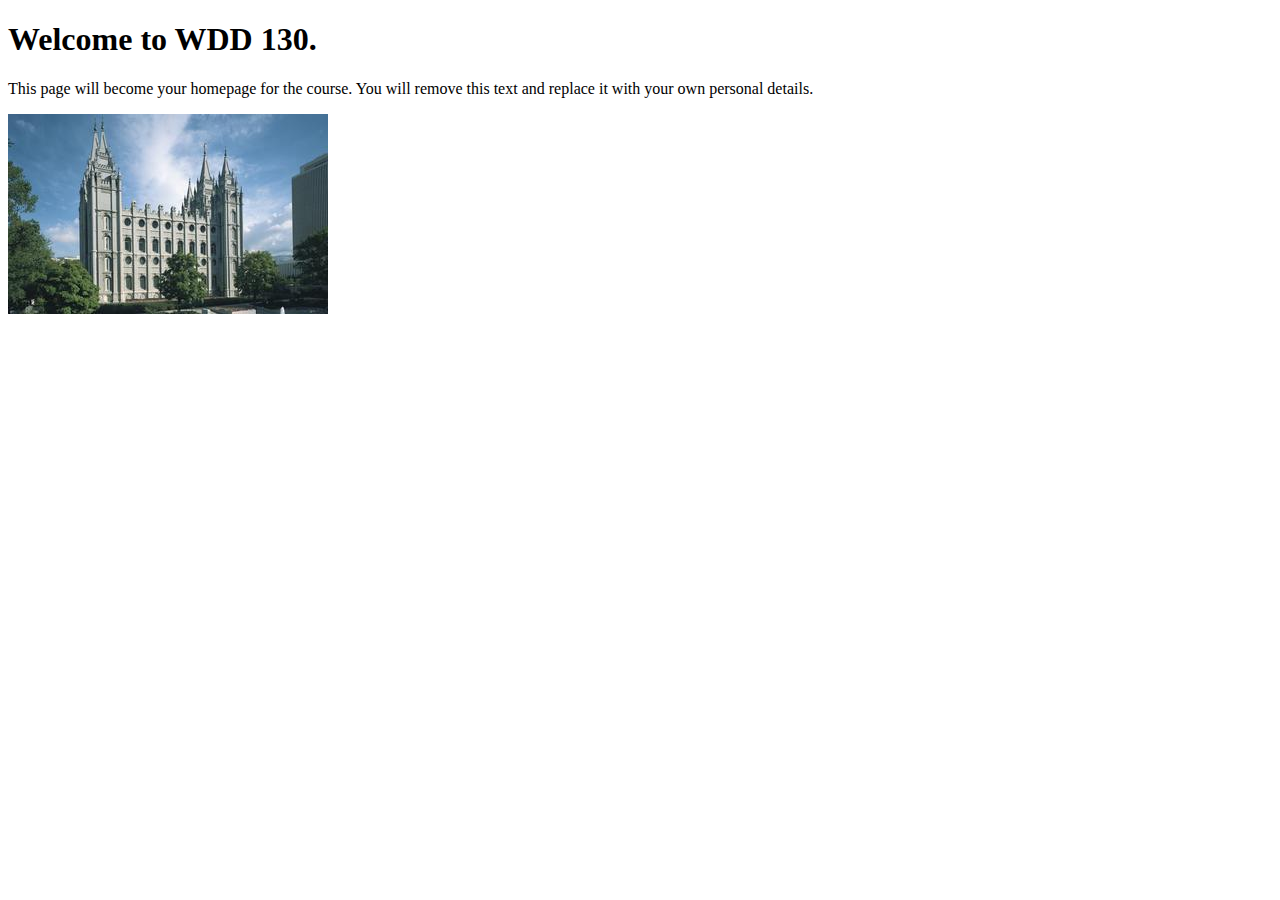
<file: index.html>
<!DOCTYPE html>
<html lang="en">
<head>
    <meta charset="UTF-8">
    <meta name="viewport" content="width=device-width, initial-scale=1.0">
    <title>WDD 130 | Personal Homepage</title>
</head>
<body>
    <h1>Welcome to WDD 130.</h1>
    <p>This page will become your homepage for the course. You will remove this text and replace it with your own personal details.</p>

    <img src="images/salt-lake-temple.jpg" alt="The Salt Lake Temple.">
</body>
</html>
</file>
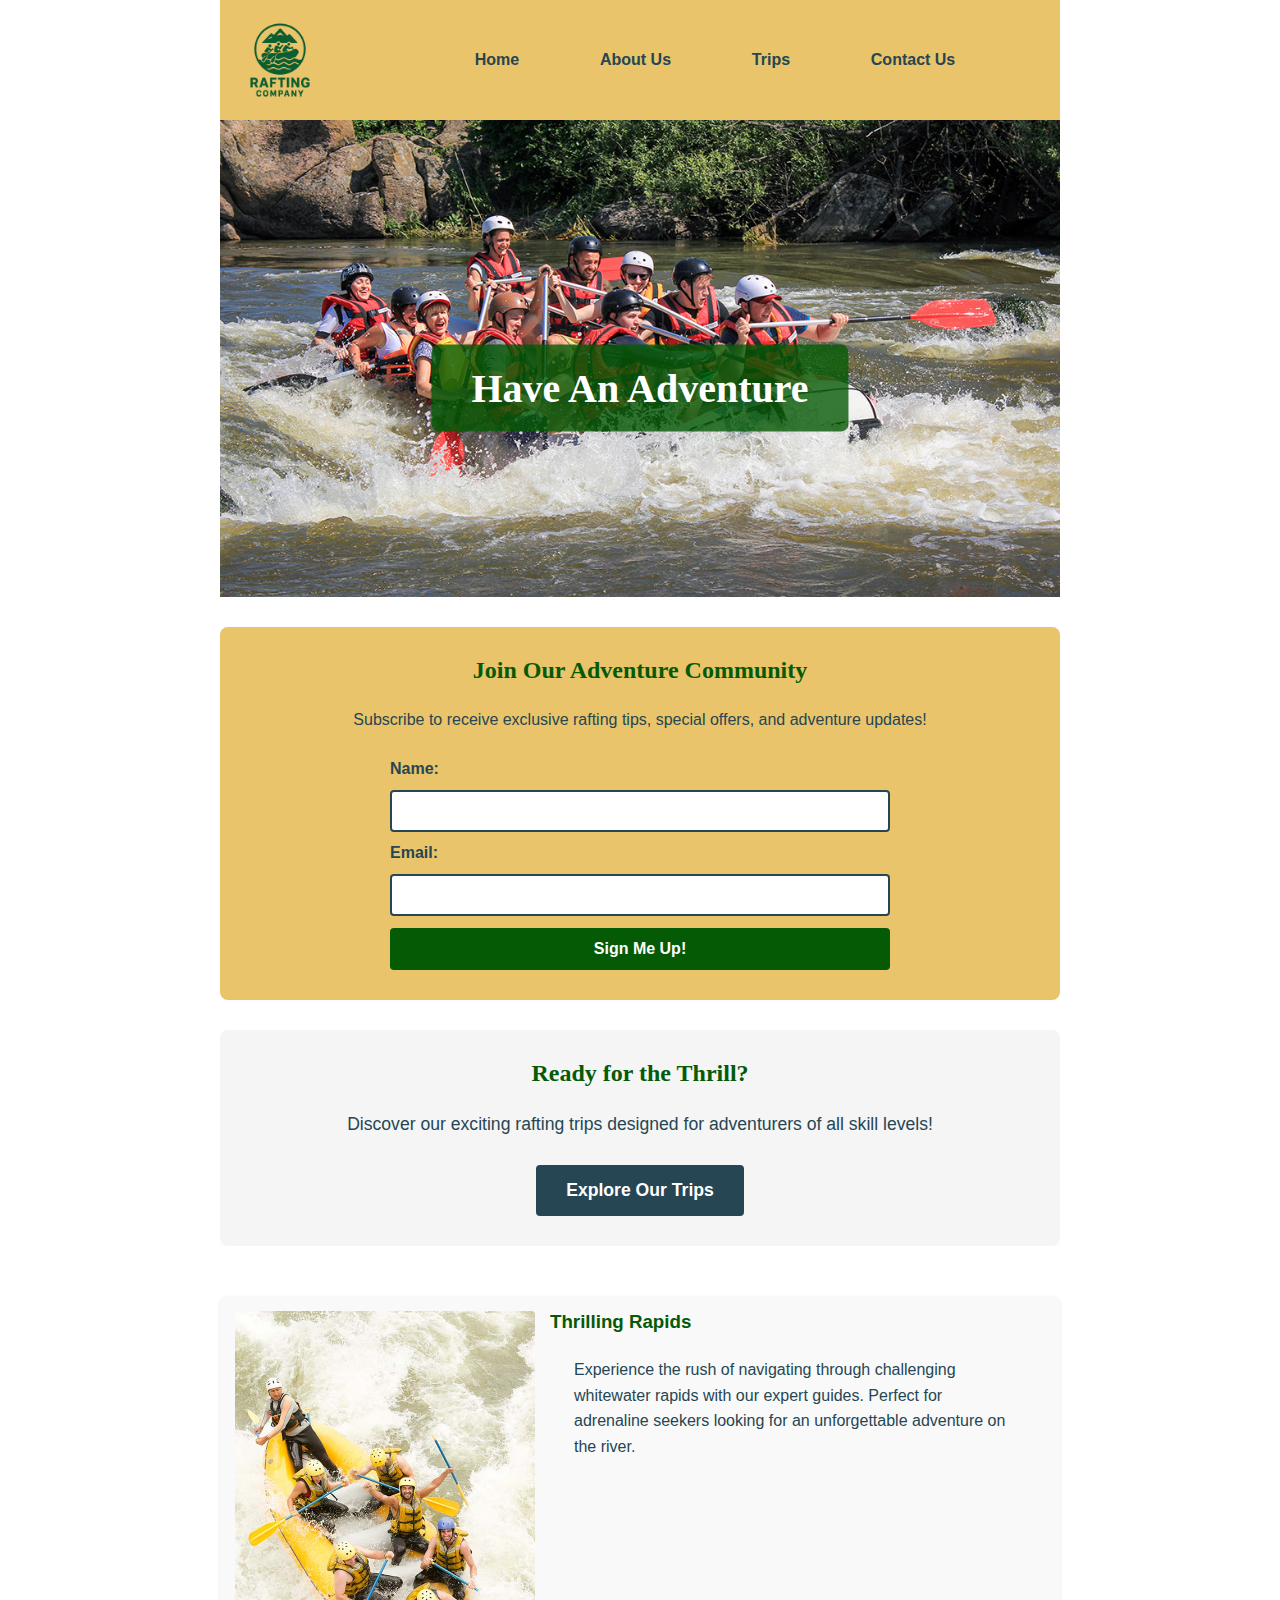
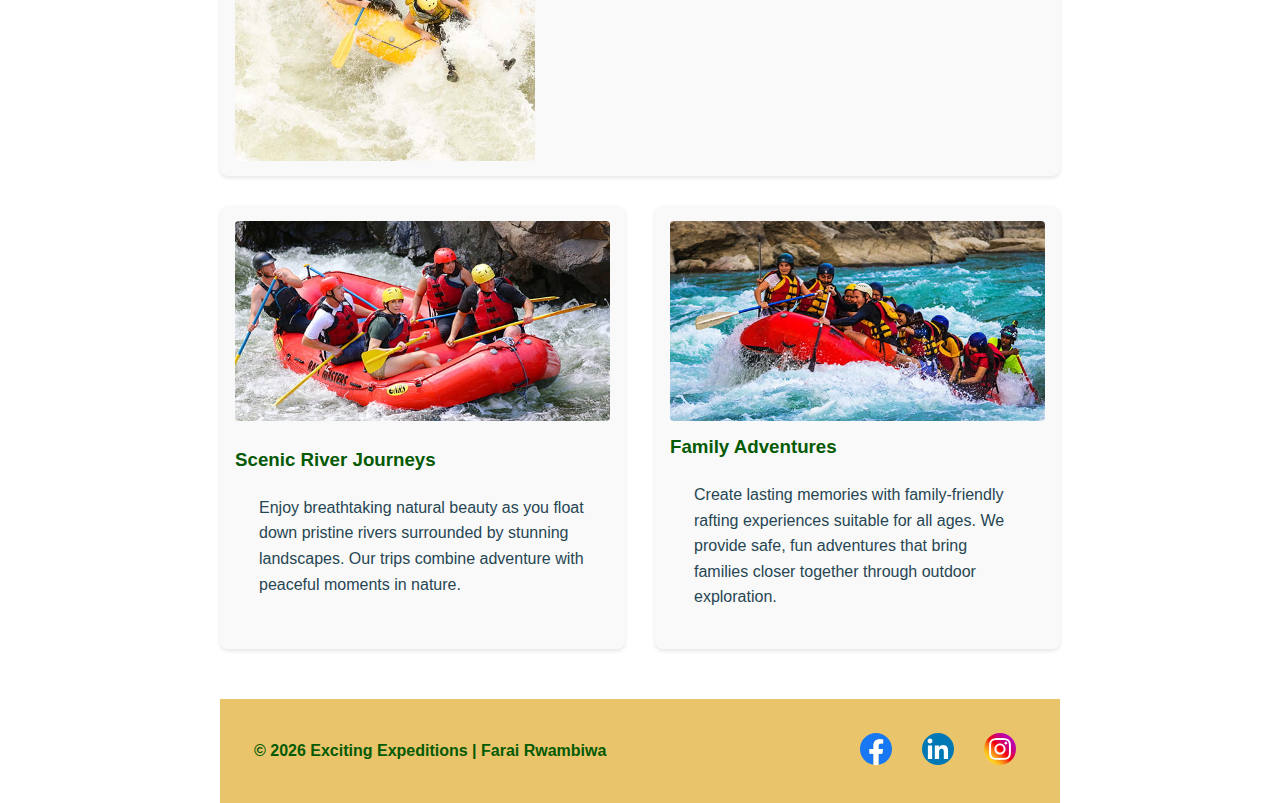
<file: wwr/index.html>
<!DOCTYPE html>
<html lang="en-US">

<head>
    <meta charset="UTF-8">
    <meta name="viewport" content="width=device-width, initial-scale=1.0">
    <title>Exciting Expeditions - Home</title>
    <meta name="description"
      content="Experience thrilling whitewater rafting adventures with Exciting Expeditions. Book your adventure today and create unforgettable memories on the river.">
    <meta name="author" content="Farai Rwambiwa">
    <link rel="stylesheet" href="styles/rafting.css">
</head>

<body>
    <!-- Header with Grid -->
    <header>
        <img src="images/logo.png" alt="Rafting Company Logo">
        <nav>
            <a href="index.html">Home</a>
            <a href="about.html">About Us</a>
            <a href="trips.html">Trips</a>
            <a href="contact.html">Contact Us</a>
        </nav>
    </header>

    <main>
        <!-- Hero Section with Full Width Image -->
        <div class="hero-home">
            <img src="images/hero.jpg" alt="Exciting rafting adventure on rushing rapids">
            <h1>Have An Adventure</h1>
        </div>

        <!-- Newsletter Section -->
        <section class="newsletter">
            <h2>Join Our Adventure Community</h2>
            <p>Subscribe to receive exclusive rafting tips, special offers, and adventure updates!</p>
            <form>
                <label for="user-name">Name:</label>
                <input type="text" id="user-name" name="user-name" required>
                
                <label for="user-email">Email:</label>
                <input type="email" id="user-email" name="user-email" required>
                
                <button type="submit">Sign Me Up!</button>
            </form>
        </section>

        <!-- Call to Action -->
        <section class="cta-home">
            <h2>Ready for the Thrill?</h2>
            <p>Discover our exciting rafting trips designed for adventurers of all skill levels!</p>
            <a href="trips.html" class="cta-button">Explore Our Trips</a>
        </section>

        <!-- Grid Content Section -->
        <section class="home-content">
            <div class="content-item">
                <img src="images/adventure1.jpg" alt="Rafters navigating exciting rapids">
                <div class="content-text">
                    <h3>Thrilling Rapids</h3>
                    <p>Experience the rush of navigating through challenging whitewater rapids with our expert guides. Perfect for adrenaline seekers looking for an unforgettable adventure on the river.</p>
                </div>
            </div>
            
            <div class="content-item">
                <img src="images/adventure2.jpg" alt="Scenic river camping experience">
                <div class="content-text">
                    <h3>Scenic River Journeys</h3>
                    <p>Enjoy breathtaking natural beauty as you float down pristine rivers surrounded by stunning landscapes. Our trips combine adventure with peaceful moments in nature.</p>
                </div>
            </div>
            
            <div class="content-item">
                <img src="images/adventure3.jpg" alt="Family-friendly rafting trip">
                <div class="content-text">
                    <h3>Family Adventures</h3>
                    <p>Create lasting memories with family-friendly rafting experiences suitable for all ages. We provide safe, fun adventures that bring families closer together through outdoor exploration.</p>
                </div>
            </div>
        </section>
    </main>

    <!-- Footer -->
    <footer>
        <p>&copy; 2026 Exciting Expeditions | Farai Rwambiwa</p>
        <nav class="socialmedia">
            <a href="https://facebook.com"><img src="images/facebook.svg" alt="Facebook Icon"></a>
            <a href="https://linkedin.com"><img src="images/linkedin.svg" alt="LinkedIn Icon"></a>
            <a href="https://instagram.com"><img src="images/instagram.svg" alt="Instagram Icon"></a>
        </nav>
    </footer>
</body>

</html>
</file>
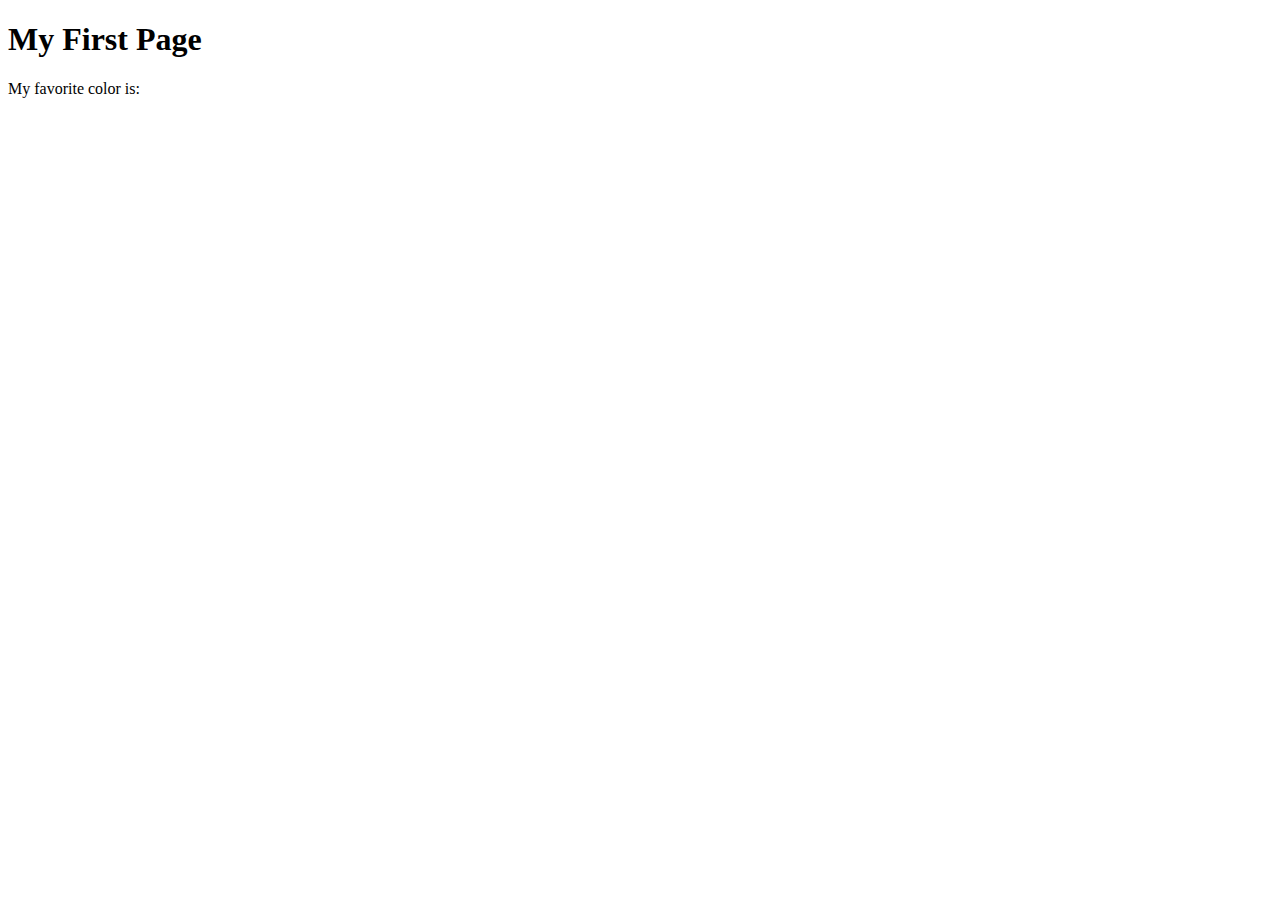
<file: week01/first-page.html>
<!DOCTYPE html>
<html lang="en">
<head>
    <meta charset="UTF-8">
    <meta name="viewport" content="width=device-width, initial-scale=1.0">
    <title>My First Page</title>
</head>
<body>
    <h1>My First Page</h1>
    <p>My favorite color is: </p>
</body>
</html>
</file>
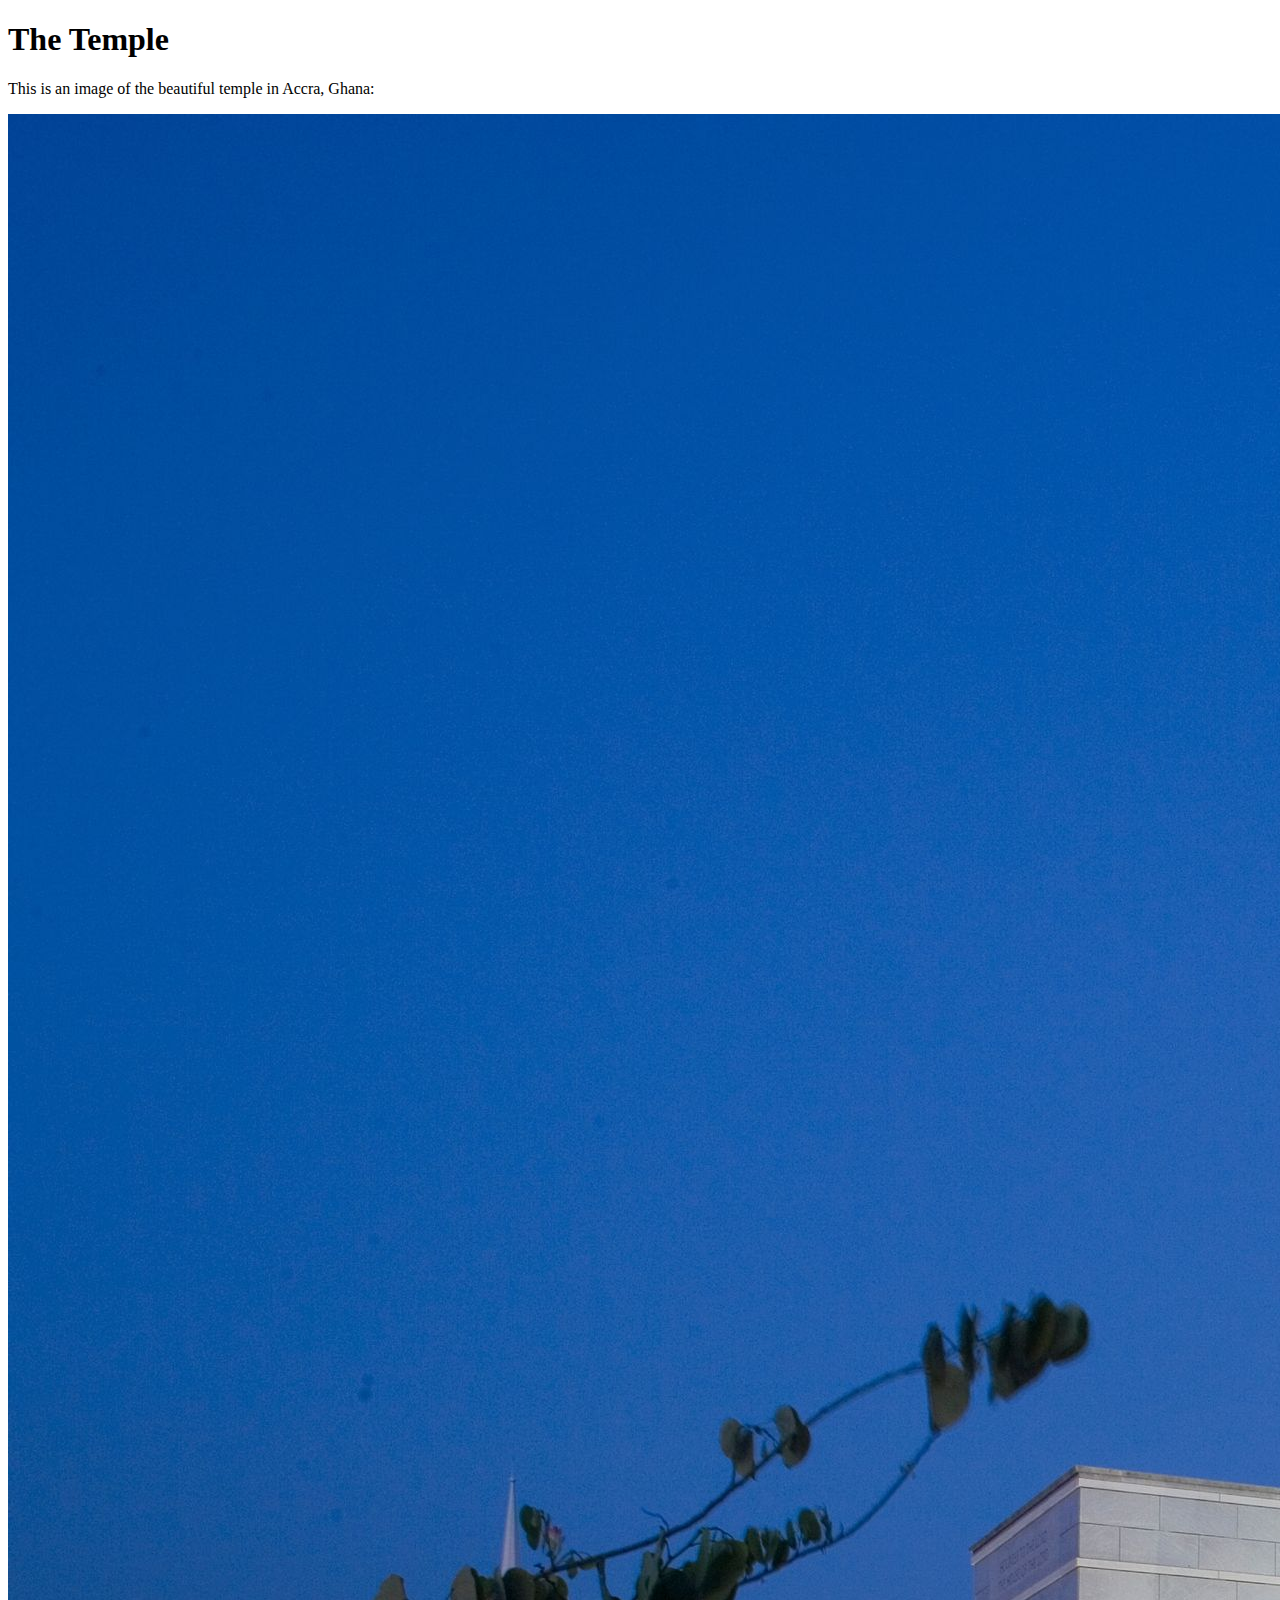
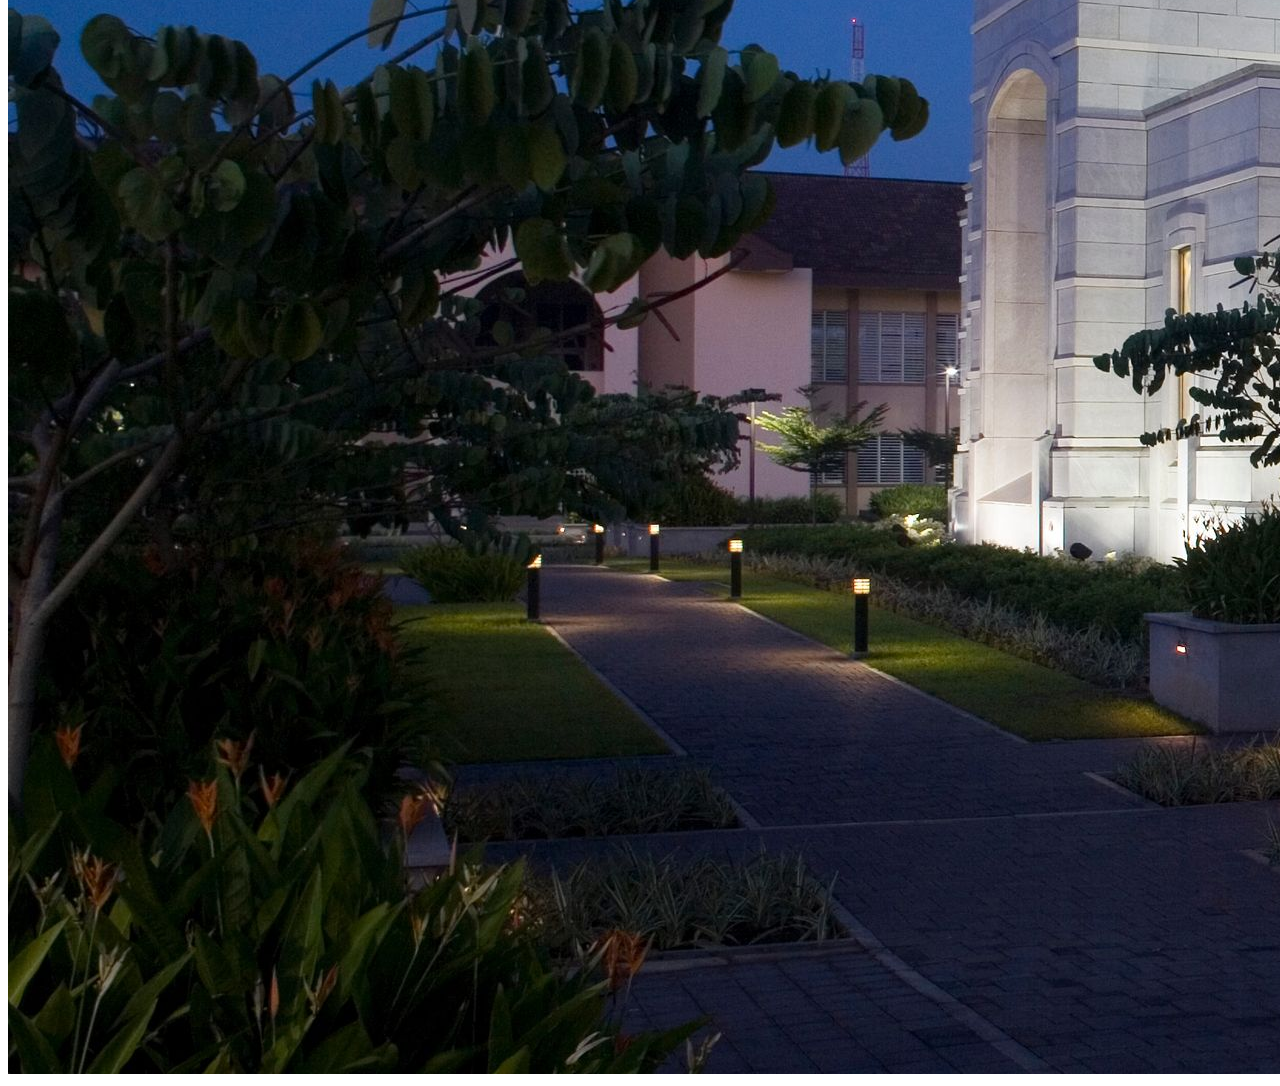
<file: week01/images.html>
<!DOCTYPE html>
<html lang="en">
<head>
    <meta charset="UTF-8">
    <meta name="viewport" content="width=device-width, initial-scale=1.0">
    <title>Temple Image</title>
</head>
<body>
    <h1>The Temple</h1>
    <p>This is an image of the beautiful temple in Accra, Ghana:</p>
    <img src="images/temple-large.jpeg" alt="The Accra Ghana Temple">
    
</body>
</html>
</file>
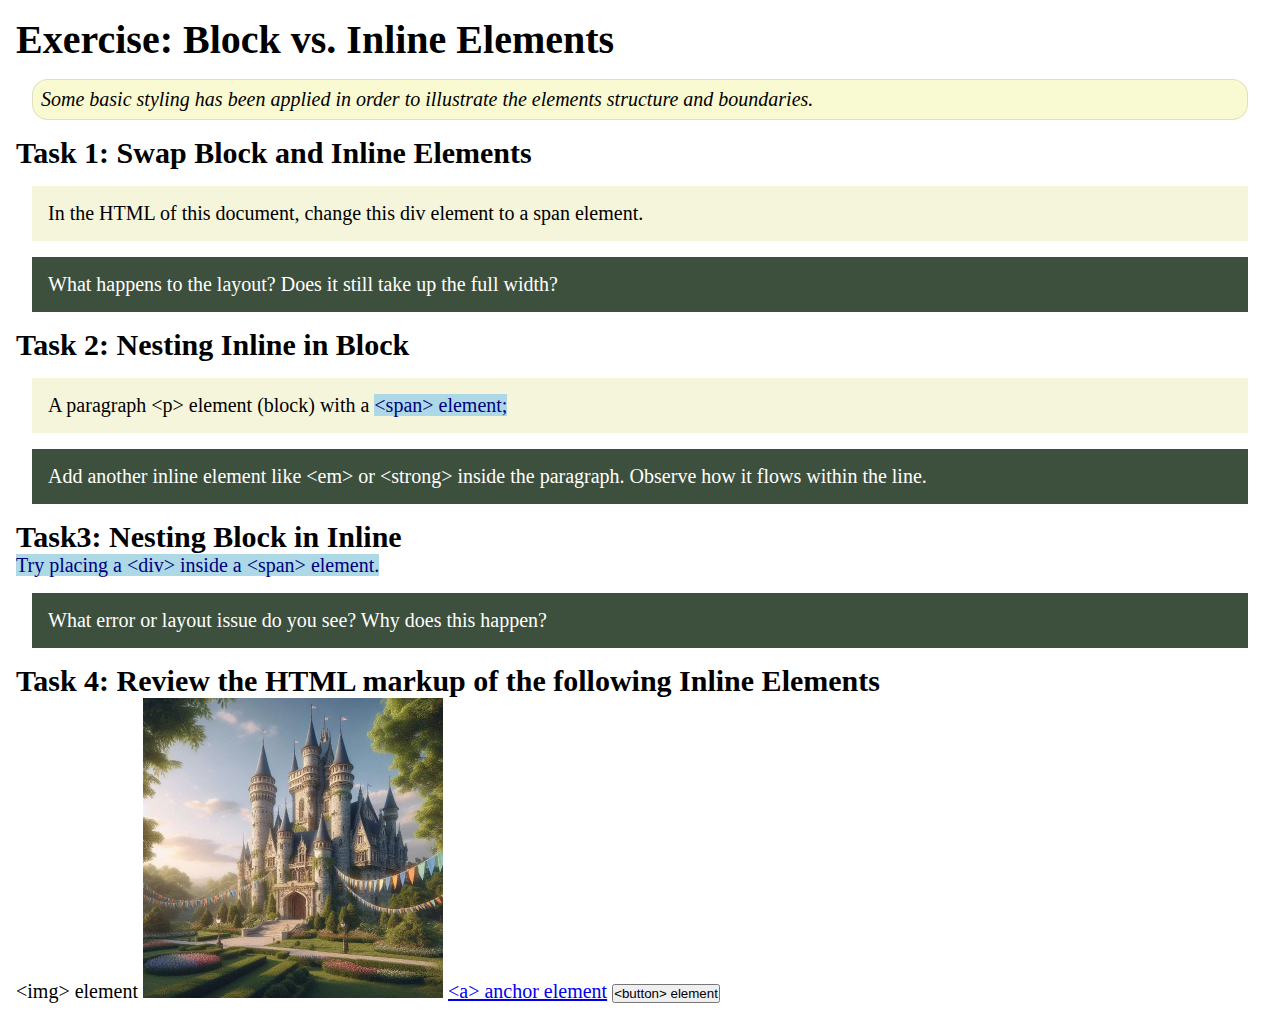
<file: week02/block-vs-inline.html>
<!DOCTYPE html>
<html lang="en">

<head>
    <meta charset="UTF-8">
    <meta name="viewport" content="width=device-width, initial-scale=1.0">
    <title>Exercise: Block vs. Inline Elements</title>
    <link rel="stylesheet" href="styles/block-vs-inline.css">
</head>

<body>
    <main>
        <h1>Exercise: Block vs. Inline Elements</h1>
        <p class="note">Some basic styling has been applied in order to illustrate the elements structure and
            boundaries.</p>

        <h2>Task 1: Swap Block and Inline Elements</h2>
        <div>In the HTML of this document, change this div element to a span element.</div>

        <p class="question">What happens to the layout? Does it still take up the full width?</p>

        <h2>Task 2: Nesting Inline in Block</h2>
        <p>A paragraph &lt;p&gt; element (block) with a <span>&lt;span&gt; element;</span></p>
        <p class="question">Add another inline element like &lt;em&gt; or &lt;strong&gt; inside the paragraph. Observe
            how it flows within the line.</p>

        <h2>Task3: Nesting Block in Inline</h2>
        <span>Try placing a &lt;div&gt; inside a &lt;span&gt; element.</span>
            <p class="question">What error or layout issue do you see? Why does this happen?</p>


            <h2>Task 4: Review the HTML markup of the following Inline Elements</h2>
        &lt;img&gt; element
        <img src="images/castle.webp" alt="placeholder image (images are inline)" width="300" height="300">
        <a href="https://churchofjesuschrist.org">&lt;a&gt; anchor element</a>
        <button type="button">&lt;button&gt; element</button>
    </main>
</body>

</html>
</file>
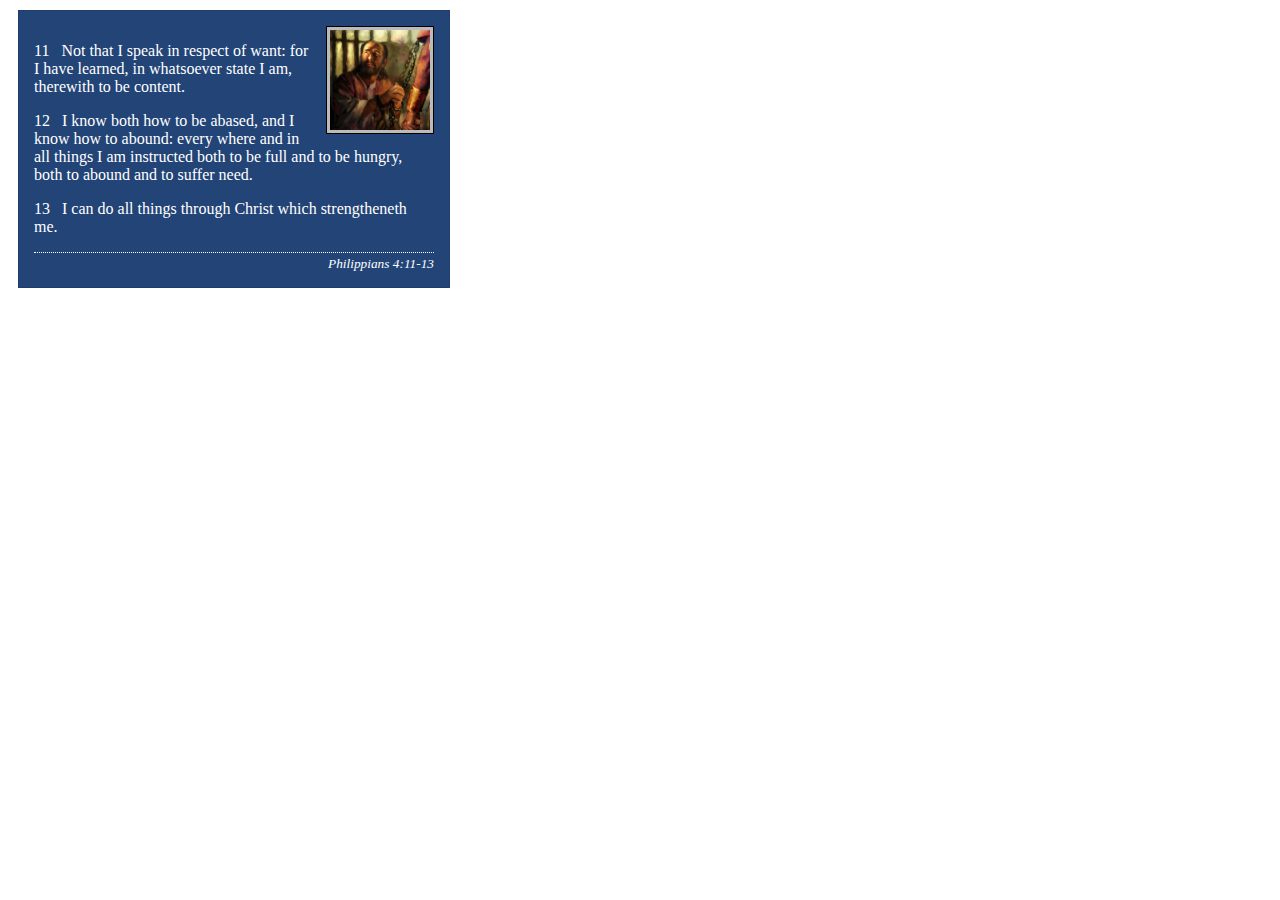
<file: week02/box-model-solution.html>
<!DOCTYPE html>
<html lang="en">
<head>
    <meta charset="UTF-8">
    <meta name="viewport" content="width=device-width, initial-scale=1.0">
    <title>Box Model Activity</title>
    <link rel="stylesheet" href="styles/box-model-solution.css">
</head>
<body>
    <main>
        <div class="callout">
            <img src="images/apostle-paul-imprisoned.webp" alt="Paul the Apostle - Imprisoned in Rome" width="200" height="200">
            <blockquote>
                <p>11 &nbsp; Not that I speak in respect of want: for I have learned, in whatsoever state I am, therewith to be content.</p>
                <p>12 &nbsp; I know both how to be abased, and I know how to abound: every where and in all things I am instructed both to be full and to be hungry, both to abound and to suffer need.</p>
                <p>13 &nbsp; I can do all things through Christ which strengtheneth me.</p>
            </blockquote>
            <cite>Philippians 4:11-13</cite>
        </div>
    </main>
</body>
</html>
</file>
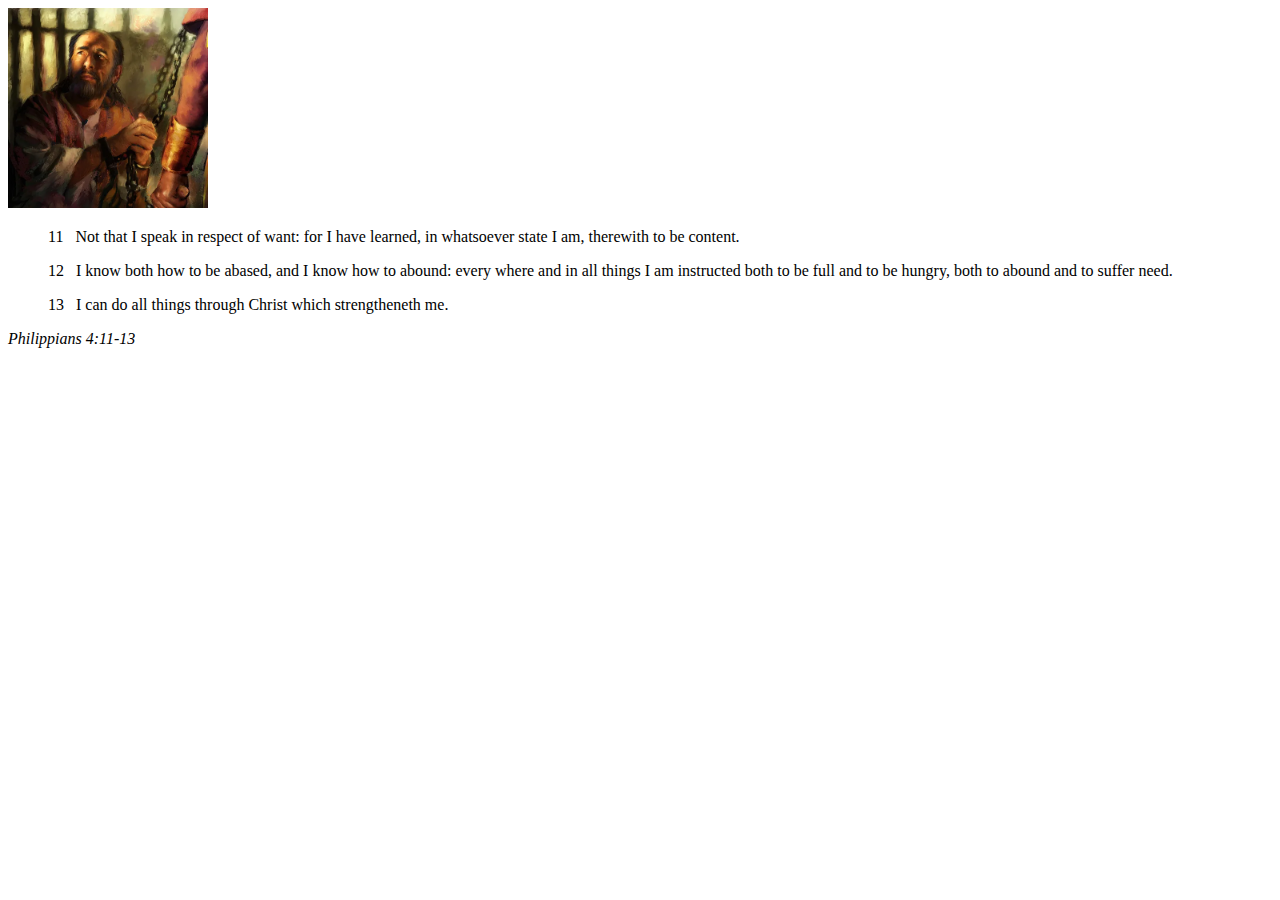
<file: week02/box-model.html>
<!DOCTYPE html>
<html lang="en">
<head>
    <meta charset="UTF-8">
    <meta name="viewport" content="width=device-width, initial-scale=1.0">
    <title>Box Model Activity</title>
</head>
<body>
    <main>
        <div class="callout">
            <img src="images/apostle-paul-imprisoned.webp" alt="Paul the Apostle - Imprisoned in Rome" width="200" height="200">
            <blockquote>
                <p>11 &nbsp; Not that I speak in respect of want: for I have learned, in whatsoever state I am, therewith to be content.</p>
                <p>12 &nbsp; I know both how to be abased, and I know how to abound: every where and in all things I am instructed both to be full and to be hungry, both to abound and to suffer need.</p>
                <p>13 &nbsp; I can do all things through Christ which strengtheneth me.</p>
            </blockquote>
            <cite>Philippians 4:11-13</cite>
        </div>
    </main>
</body>
</html>
</file>
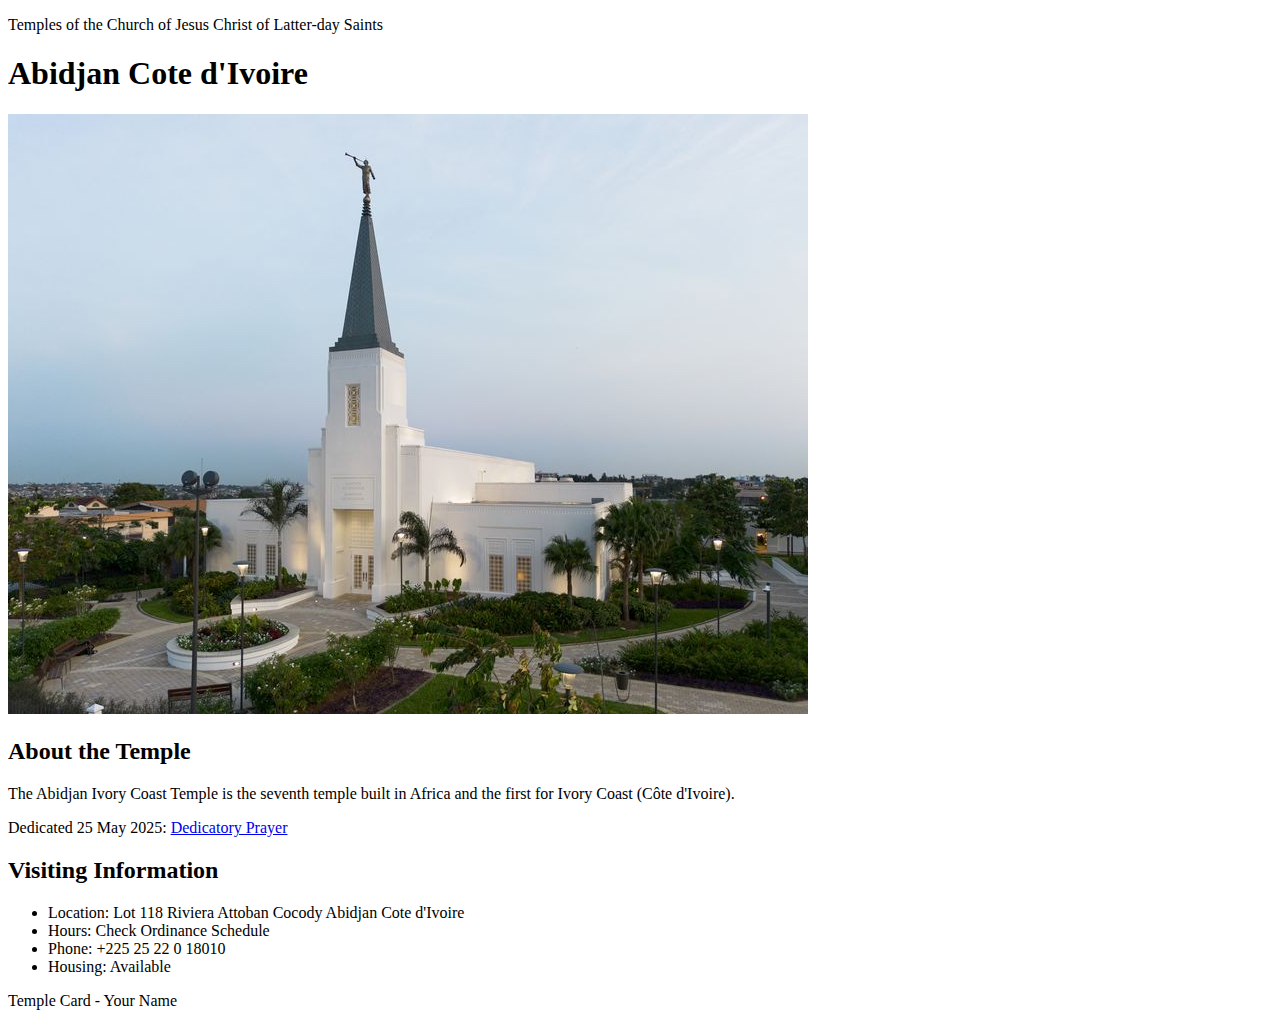
<file: week02/temple.html>
<!DOCTYPE html>
<html lang="en">

<head>
    <meta charset="UTF-8">
    <meta name="viewport" content="width=device-width, initial-scale=1.0">
    <title>Temple Card - Abidjan Cote d'Ivoire</title>
</head>

<body>
    <header>
        <p>Temples of the Church of Jesus Christ of Latter-day Saints</p>
    </header>
    <main>
        <h1>Abidjan Cote d'Ivoire</h1>
        <picture>
            <img src="images/abidjan-ivory-coast.jpeg" alt="Abidjan Cote d'Ivoire Temple">
        </picture>
        <section>
            <h2>About the Temple</h2>
            <p>The Abidjan Ivory Coast Temple is the seventh temple built in Africa and the first for Ivory Coast (Côte
                d'Ivoire).</p>
            <p>Dedicated 25 May 2025: <a
                    href="https://www.churchofjesuschrist.org/temples/dedicatory-prayer/abidjan-ivory-coast-temple/2025-05-25?lang=eng"
                    target="_blank" rel="noopener noreferrer">Dedicatory Prayer</a></p>
        </section>
        <section>
            <h2>Visiting Information</h2>
            <ul>
                <li>Location: Lot 118 Riviera Attoban Cocody Abidjan Cote d'Ivoire</li>
                <li>Hours: Check Ordinance Schedule</li>
                <li>Phone: +225 25 22 0 18010</li>
                <li>Housing: Available</li>
            </ul>
        </section>
    </main>
    <footer>
        <p>Temple Card - Your Name</p>
    </footer>
</body>

</html>
</file>
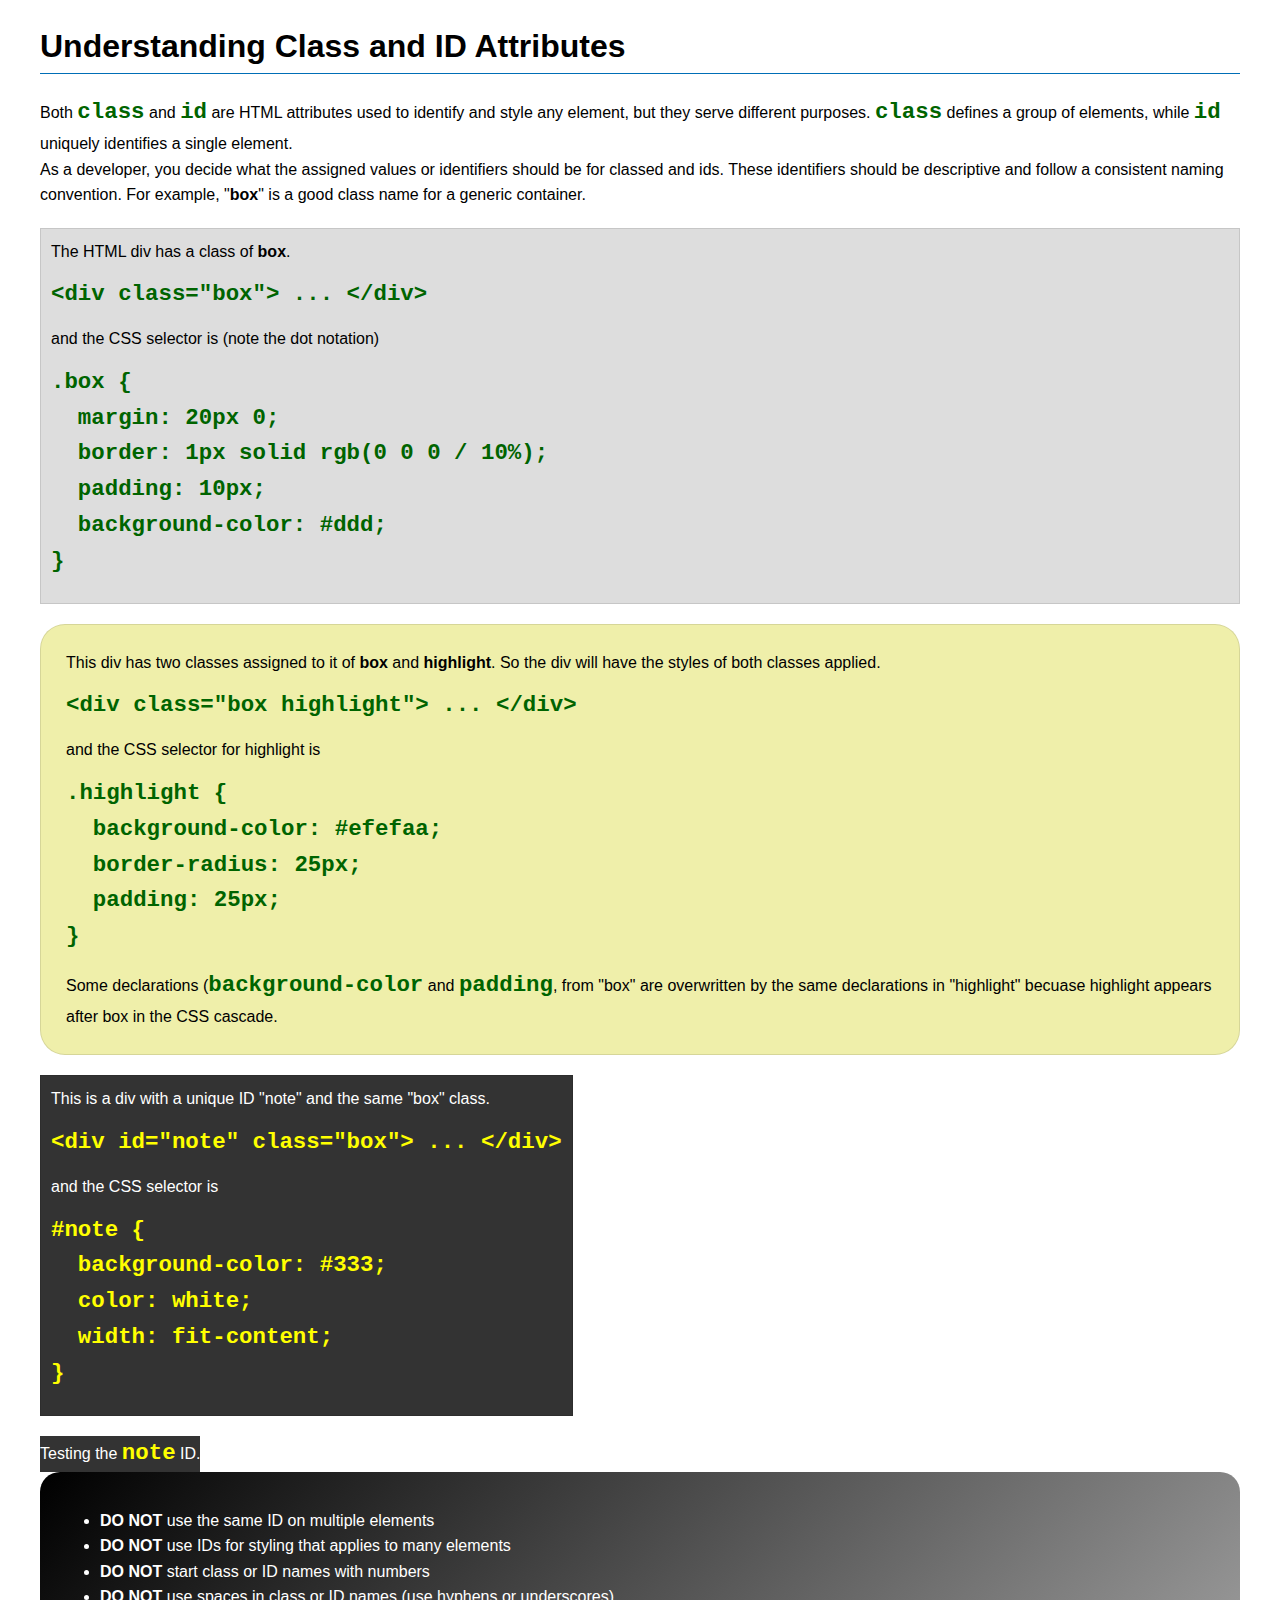
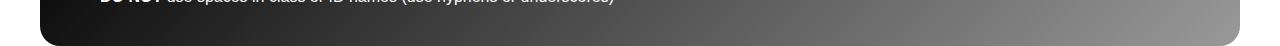
<file: week03/class-and-id.html>
<!DOCTYPE html>
<html lang="en">

<head>
    <meta charset="UTF-8">
    <meta name="viewport" content="width=device-width, initial-scale=1.0">
    <title>Class vs ID Attributes</title>
    <link rel="stylesheet" href="styles/class-and-id.css">
</head>

<body>
    <h1>Understanding Class and ID Attributes</h1>
    <p>Both <code>class</code> and <code>id</code> are HTML attributes used to identify and style any element, but they
        serve different purposes. <code>class</code> defines a group of elements, while <code>id</code> uniquely
        identifies a single element.</p>
    <p>As a developer, you decide what the assigned values or identifiers should be for classed and ids. These
        identifiers should be
        descriptive and follow a consistent naming convention. For example, "<strong>box</strong>" is a good class name
        for a generic container.</p>
    <div class="box">
        <p>The HTML div has a class of <strong>box</strong>.</p>
        <pre><code class="html">&lt;div class="box"&gt; ... &lt;/div&gt;</code></pre>
        and the CSS selector is (note the dot notation)
        <pre><code class="css">.box {
  margin: 20px 0;
  border: 1px solid rgb(0 0 0 / 10%);
  padding: 10px;
  background-color: #ddd; 
}</code></pre>
    </div>

    <div class="box highlight">
        <p>This div has two classes assigned to it of <strong>box</strong> and <strong>highlight</strong>. So the div
            will have the styles of both classes applied.</p>
        <pre><code class="html">&lt;div class="box highlight"&gt; ... &lt;/div&gt;</code></pre>
        and the CSS selector for highlight is
        <pre><code class="css">.highlight {
  background-color: #efefaa;
  border-radius: 25px;
  padding: 25px;
}</code></pre>
<p>Some declarations (<code>background-color</code> and <code>padding</code>, from "box" are overwritten by the same declarations in "highlight" becuase highlight appears after box in the CSS cascade.</p>
    </div>

    <div id="note" class="box">
        <p>This is a div with a unique ID "note" and the same "box" class.</p>
        <pre><code class="html">&lt;div id="note" class="box"&gt; ... &lt;/div&gt;</code></pre>
        and the CSS selector is
        <pre><code class="css">#note {
  background-color: #333;
  color: white;
  width: fit-content;
}</code></pre>
    </div>

    <div id="note">
        <p>Testing the <code>note</code> ID.</p>
    </div>

    <section id="best-practice">
        <ul>
            <li><strong>DO NOT</strong> use the same ID on multiple elements</li>
            <li><strong>DO NOT</strong> use IDs for styling that applies to many elements</li>
            <li><strong>DO NOT</strong> start class or ID names with numbers</li>
            <li><strong>DO NOT</strong> use spaces in class or ID names (use hyphens or underscores)</li>
        </ul>
    </section>




</body>

</html>
</file>
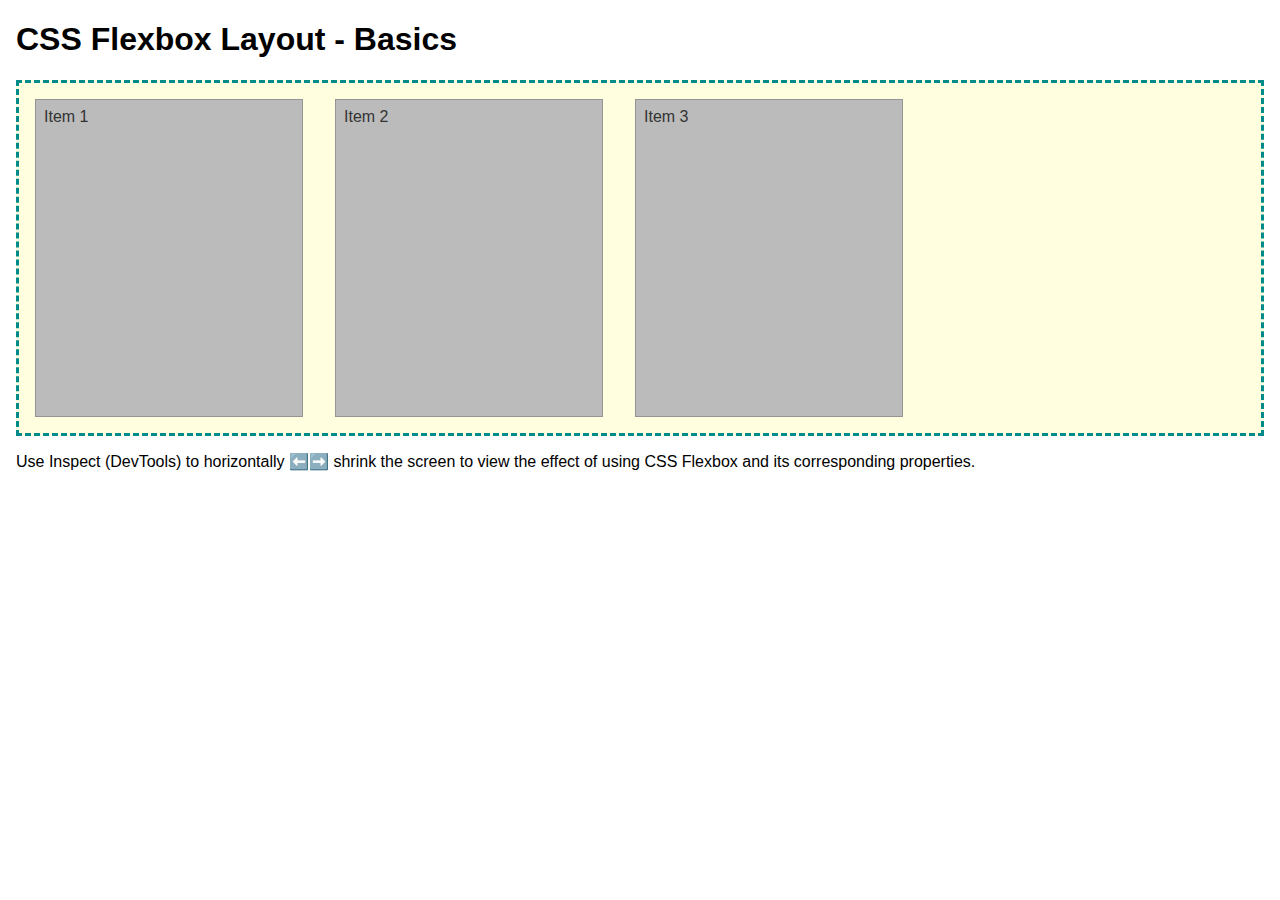
<file: week04/flexbox-layout.html>
<!DOCTYPE html>
<html lang="en">
<head>
    <meta charset="UTF-8">
    <meta name="viewport" content="width=device-width, initial-scale=1.0">
    <title>CSS Flexbox Layout - Basics</title>
    <link rel="stylesheet" href="styles/flexbox.css">
</head>
<body>
    <main>
        <h1>CSS Flexbox Layout - Basics</h1>
        <div class="flex-container">
            <div class="flex-item item1">Item 1</div>
            <div class="flex-item item2">Item 2</div>
            <div class="flex-item item3">Item 3</div>
        </div>
        <p>Use Inspect (DevTools) to horizontally ⬅️➡️ shrink the screen to view the effect of using CSS Flexbox and its corresponding properties.</p>
    </main>
</body>
</html>
</file>
<file: wwr/styles/rafting.css>
:root {
    --primary-color: #055a05;
    --secondary-color: #b85c2d;
    /* darker shade for contrast compliance */
    --accent1-color: #264653;
    --accent2-color: #e9c46a;
    --heading-font: "Georgia", serif;
    --body-font: Arial, sans-serif;
}

* {
    margin: 0;
    padding: 0;
    box-sizing: border-box;
}

body {
    font-family: var(--body-font);
    color: var(--accent1-color);
    background-color: #fff;
}

header,
main,
footer {
    width: 840px;
    margin: 0 auto;
}

/* Headings */
h1,
h2 {
    font-family: var(--heading-font);
    color: var(--primary-color);
}

/* Navigation and text blocks */
nav,
p,
section,
article {
    margin: 16px;
    padding: 8px;
}

/* Header layout with Grid */
header {
    display: grid;
    grid-template-columns: 150px auto;
    /* logo + nav */
    align-items: center;
    background-color: var(--accent2-color);
    padding: 10px;
}

header img {
    width: 100px;
    height: auto;
}

/* Nav with Flex */
nav {
    display: flex;
    justify-content: space-evenly;
    align-items: center;
}

nav a {
    margin: 0 10px;
    text-decoration: none;
    color: var(--accent1-color);
    font-weight: bold;
}

nav a:hover {
    color: var(--secondary-color);
}

/* Hero section */
.hero {
    position: relative;
}

.hero img {
    display: block;
    width: 100%;
    height: auto;
}

.hero h1 {
    position: absolute;
    top: 20px;
    width: 100%;
    padding: 16px;
    text-align: center;
    opacity: 0.8;
    background-color: var(--accent1-color);
    color: #fff;
}

.hero div {
    position: absolute;
    bottom: 20px;
    left: 20px;
    background-color: rgba(255, 255, 255, 0.9);
    padding: 10px;
    border: 2px solid var(--secondary-color);
}

.hero div img {
    float: right;
    width: 125px;
    margin-left: 10px;
}

/* Sections */
section h2 {
    color: var(--secondary-color);
}

section p {
    line-height: 1.5;
    color: var(--accent1-color);
}

/* Adventures section layout */
.adventures h2 {
    text-align: center;
    margin-bottom: 20px;
}

.adventure-gallery {
    display: flex;
    justify-content: space-between;
    align-items: flex-start;
    gap: 10px;
}

.adventure-gallery figure {
    flex: 1;
    text-align: center;
    margin: 0;
}

.adventure-gallery img {
    width: 100%;
    max-width: 150px;
    height: 150px;
    object-fit: cover;
    display: block;
    margin: 0 auto;
}

.adventure-gallery figcaption {
    margin-top: 8px;
    font-size: 0.9rem;
    color: var(--accent1-color);
}

/* Footer with right-aligned social icons */
footer {
    display: flex;
    justify-content: space-between;
    align-items: center;
    margin-top: 20px;
    background-color: var(--accent2-color);
    padding: 10px;
}

footer p {
    color: var(--primary-color);
    font-weight: bold;
}

.socialmedia {
    display: flex;
    gap: 10px;
}

.socialmedia a {
    text-decoration: none;
}

.socialmedia img {
    width: 32px;
    height: auto;
}

/* ===== CONTACT PAGE STYLES ===== */

main h1 {
    text-align: center;
    color: var(--primary-color);
    margin: 30px auto 20px;
    font-size: 2rem;
}

/* Contact Container - Grid Layout */
.contact-container {
    display: grid;
    grid-template-columns: 1fr 1fr;
    gap: 30px;
    margin: 20px auto;
    max-width: 840px;
}

/* Company Info Styling */
.company-info {
    padding: 20px;
    background-color: #f9f9f9;
    border-radius: 8px;
}

.company-info h2 {
    color: var(--primary-color);
    margin-bottom: 15px;
    text-align: center;
}

.company-info p {
    font-weight: bold;
    text-align: center;
    margin: 8px 0;
    line-height: 1.4;
    color: var(--accent1-color);
}

.company-info iframe {
    width: 100%;
    height: 300px;
    border: 2px solid var(--accent1-color);
    border-radius: 4px;
    margin-top: 15px;
}

/* Contact Form Styling */
.contact-form {
    padding: 20px;
    background-color: #f9f9f9;
    border-radius: 8px;
}

.contact-form h2 {
    color: var(--primary-color);
    margin-bottom: 15px;
    text-align: center;
}

.contact-form form {
    display: flex;
    flex-direction: column;
    gap: 12px;
}

.contact-form label {
    font-weight: bold;
    margin-top: 5px;
    color: var(--accent1-color);
}

.contact-form input[type="text"],
.contact-form input[type="email"],
.contact-form textarea {
    padding: 8px;
    border: 2px solid var(--accent1-color);
    border-radius: 4px;
    font-family: var(--body-font);
}

.contact-form textarea {
    min-height: 100px;
    resize: vertical;
}

/* Radio Button Fieldset */
.contact-form fieldset {
    border: 2px solid var(--accent1-color);
    border-radius: 4px;
    padding: 10px;
    margin: 10px 0;
}

.contact-form legend {
    font-weight: bold;
    color: var(--accent1-color);
    padding: 0 5px;
}

.contact-form fieldset label {
    display: block;
    margin: 8px 0;
    font-weight: normal;
}

.contact-form fieldset input[type="radio"] {
    margin-right: 8px;
}

/* Checkbox Label */
.checkbox-label {
    display: flex;
    align-items: center;
    font-weight: normal !important;
}

.checkbox-label input[type="checkbox"] {
    margin-right: 8px;
    width: 18px;
    height: 18px;
}

/* Submit Button */
.contact-form button {
    background-color: var(--accent1-color);
    color: white;
    padding: 12px;
    border: none;
    border-radius: 4px;
    cursor: pointer;
    font-size: 1rem;
    font-weight: bold;
    margin-top: 10px;
}

.contact-form button:hover {
    background-color: var(--secondary-color);
}

/* Employee Profiles */
.profiles {
    margin: 40px auto;
    max-width: 840px;
    text-align: center;
}

.profiles h2 {
    color: var(--primary-color);
    margin-bottom: 30px;
    font-size: 1.8rem;
}

.profile-container {
    display: flex;
    justify-content: space-around;
    gap: 20px;
}

.profiles figure {
    text-align: center;
    flex: 1;
}

.profiles img {
    width: 150px;
    height: 150px;
    object-fit: cover;
    border-radius: 50%;
    margin-bottom: 10px;
    border: 3px solid var(--accent1-color);
}

.profiles figcaption {
    font-weight: bold;
    color: var(--accent1-color);
    line-height: 1.4;
}

/* ===== HOME PAGE STYLES ===== */

/* Hero Home - Full Width */
.hero-home {
    position: relative;
    width: 100%;
    max-width: 100%;
    margin: 0;
}

.hero-home img {
    display: block;
    width: 100%;
    height: auto;
}

.hero-home h1 {
    position: absolute;
    top: 50%;
    left: 50%;
    transform: translate(-50%, -50%);
    background-color: rgba(5, 90, 5, 0.8);
    color: #fff;
    padding: 20px 40px;
    font-size: 2.5rem;
    text-align: center;
    border-radius: 8px;
}

/* Newsletter Section */
.newsletter {
    background-color: var(--accent2-color);
    padding: 30px;
    margin: 30px auto;
    border-radius: 8px;
    text-align: center;
}

.newsletter h2 {
    color: var(--primary-color);
    margin-bottom: 10px;
}

.newsletter p {
    margin-bottom: 20px;
    color: var(--accent1-color);
}

.newsletter form {
    display: flex;
    flex-direction: column;
    gap: 12px;
    max-width: 500px;
    margin: 0 auto;
}

.newsletter label {
    font-weight: bold;
    text-align: left;
    color: var(--accent1-color);
}

.newsletter input {
    padding: 10px;
    border: 2px solid var(--accent1-color);
    border-radius: 4px;
    font-size: 1rem;
}

.newsletter button {
    background-color: var(--primary-color);
    color: white;
    padding: 12px;
    border: none;
    border-radius: 4px;
    cursor: pointer;
    font-size: 1rem;
    font-weight: bold;
}

.newsletter button:hover {
    background-color: var(--secondary-color);
}

/* Call to Action - Home */
.cta-home {
    text-align: center;
    padding: 30px;
    margin: 20px auto;
    background-color: #f5f5f5;
    border-radius: 8px;
}

.cta-home h2 {
    color: var(--primary-color);
    margin-bottom: 10px;
}

.cta-home p {
    margin-bottom: 20px;
    font-size: 1.1rem;
}

.cta-button {
    display: inline-block;
    background-color: var(--accent1-color);
    color: white;
    padding: 15px 30px;
    text-decoration: none;
    border-radius: 4px;
    font-weight: bold;
    font-size: 1.1rem;
}

.cta-button:hover {
    background-color: var(--secondary-color);
}

/* Home Content Grid */
.home-content {
    display: grid;
    grid-template-columns: 1fr 1fr;
    gap: 30px;
    margin: 30px auto;
    padding: 20px 0;
}

.content-item {
    display: grid;
    grid-template-columns: 1fr;
    gap: 15px;
    background-color: #f9f9f9;
    padding: 15px;
    border-radius: 8px;
    box-shadow: 0 2px 4px rgba(0,0,0,0.1);
}

.content-item:first-child {
    grid-column: 1 / -1;
    grid-template-columns: 300px 1fr;
}

.content-item img {
    width: 100%;
    height: 200px;
    object-fit: cover;
    border-radius: 4px;
}

.content-item:first-child img {
    height: auto;
}

.content-text h3 {
    color: var(--primary-color);
    margin-bottom: 8px;
}

.content-text p {
    line-height: 1.6;
    color: var(--accent1-color);
}

/* ===== TRIPS PAGE STYLES ===== */

/* Call to Action - Trips */
.cta-trips {
    text-align: center;
    padding: 20px;
    margin: 20px auto;
    background-color: var(--accent2-color);
    border-radius: 8px;
}

.cta-trips p {
    font-size: 1.1rem;
    margin-bottom: 15px;
    color: var(--accent1-color);
}

/* Trip Details */
.trip-details {
    margin: 30px auto;
}

.trip {
    display: grid;
    grid-template-columns: 300px 1fr;
    gap: 20px;
    margin-bottom: 30px;
    padding: 20px;
    background-color: #f9f9f9;
    border-radius: 8px;
    box-shadow: 0 2px 4px rgba(0,0,0,0.1);
}

.trip img {
    width: 100%;
    height: 250px;
    object-fit: cover;
    border-radius: 4px;
}

.trip-info h2 {
    color: var(--primary-color);
    margin-bottom: 10px;
}

.trip-info p {
    margin: 8px 0;
    line-height: 1.5;
}

.trip-info p strong {
    color: var(--primary-color);
}

/* Trip Table */
.trip-table {
    margin: 40px auto;
    padding: 20px;
}

.trip-table h2 {
    text-align: center;
    color: var(--primary-color);
    margin-bottom: 20px;
}

table {
    width: 100%;
    border-collapse: collapse;
    background-color: white;
    box-shadow: 0 2px 4px rgba(0,0,0,0.1);
}

thead {
    background-color: var(--accent1-color);
    color: white;
}

th, td {
    padding: 12px;
    text-align: left;
    border-bottom: 1px solid #ddd;
}

th {
    font-weight: bold;
}

tbody tr:hover {
    background-color: #f5f5f5;
}

tbody tr:nth-child(even) {
    background-color: #fafafa;
}
</file>
<file: week02/styles/block-vs-inline.css>
* {
    margin: 0;
    padding: 0;
}

body {
    font-size: 20px;
    margin: 1rem;
}

p,
div {
    background-color: beige;
    margin: 1rem;
    padding: 1rem;
}

span {
    color: navy;
    background-color: lightblue;
}

code {
    margin: 0;
    padding: 0;
    color: green;
    font-size: 1.2rem;
}

.note {
    font-style: italic;
    background-color: lightgoldenrodyellow;
    border-radius: 1rem;
    border: 1px solid rgb(0 0 0 / 10%);
    margin: 1rem;
    padding: .5rem;
}

.question {
    background-color: #3d503d;
    color: #fff;
}
</file>
<file: week02/styles/box-model-solution.css>
.callout {
    max-width: 400px;
    margin: 10px;
    border: 1px solid rgba(0, 0, 0, .1);
    padding: 15px;
    background-color: #247;
    color: #fff;
}

.callout img {
    float: right;
    margin: 0 0 10px 15px;
    border: 1px solid #000;
    padding: 3px;
    background-color: #bbb;
    width: 100px;
    height: auto;

}

blockquote {
    margin: 0;
}

cite {
    display: block;
    border-top: 1px dotted #fff;
    padding-top: 3px;
    text-align: right;
    font-size: smaller;
}
</file>
<file: week03/styles/class-and-id.css>
body {
    font-family: Arial, sans-serif;
    line-height: 1.6;
    margin: 0;
    padding: 0 40px;
}

h1 {
    border-bottom: 1px solid rgb(0 110 182);
    padding-bottom: 0;
}



p {
    margin: 0;
}

code {
    color: darkgreen;
    font-weight: 700;
    font-size: 1.4rem;
}

/* Class examples - can be reused */

.box {
    margin: 20px 0;
    border: 1px solid rgb(0 0 0 / 10%);
    padding: 10px;
    background-color: #ddd; /* this is shorthand for #dddddd */
}

.highlight {
    background-color: #efefaa;
    border-radius: 25px;
    padding: 25px;
}

/* ID examples - should be unique */

#note {
    background-color: #333;
    color: white;
    width: fit-content;
}

#note code {
    color: yellow;
}

#best-practice {
    background: linear-gradient(135deg, #000 0%, #999 100%);
    color: white;
    border-radius: 20px;
    padding: 20px
}
</file>
<file: week04/styles/flexbox.css>
body {
    font-family: Helvetica, Arial, sans-serif;
    margin: 1rem;
}

.flex-container {
    border: 3px dashed darkcyan;
    background-color: lightyellow;
    display: flex;
    flex-wrap: wrap;
}

.flex-item {
    width: 250px;
    margin: 1rem;
    border: 1px solid rgb(0 0 0 / 20%);
    padding: 0.5rem;
    background-color: #bbb;
    color: #333;
}

.item1 {
    min-height: 100px;
}

.item2 {
    min-height: 200px;
}

.item3 {
    min-height: 300px;
}
</file>
